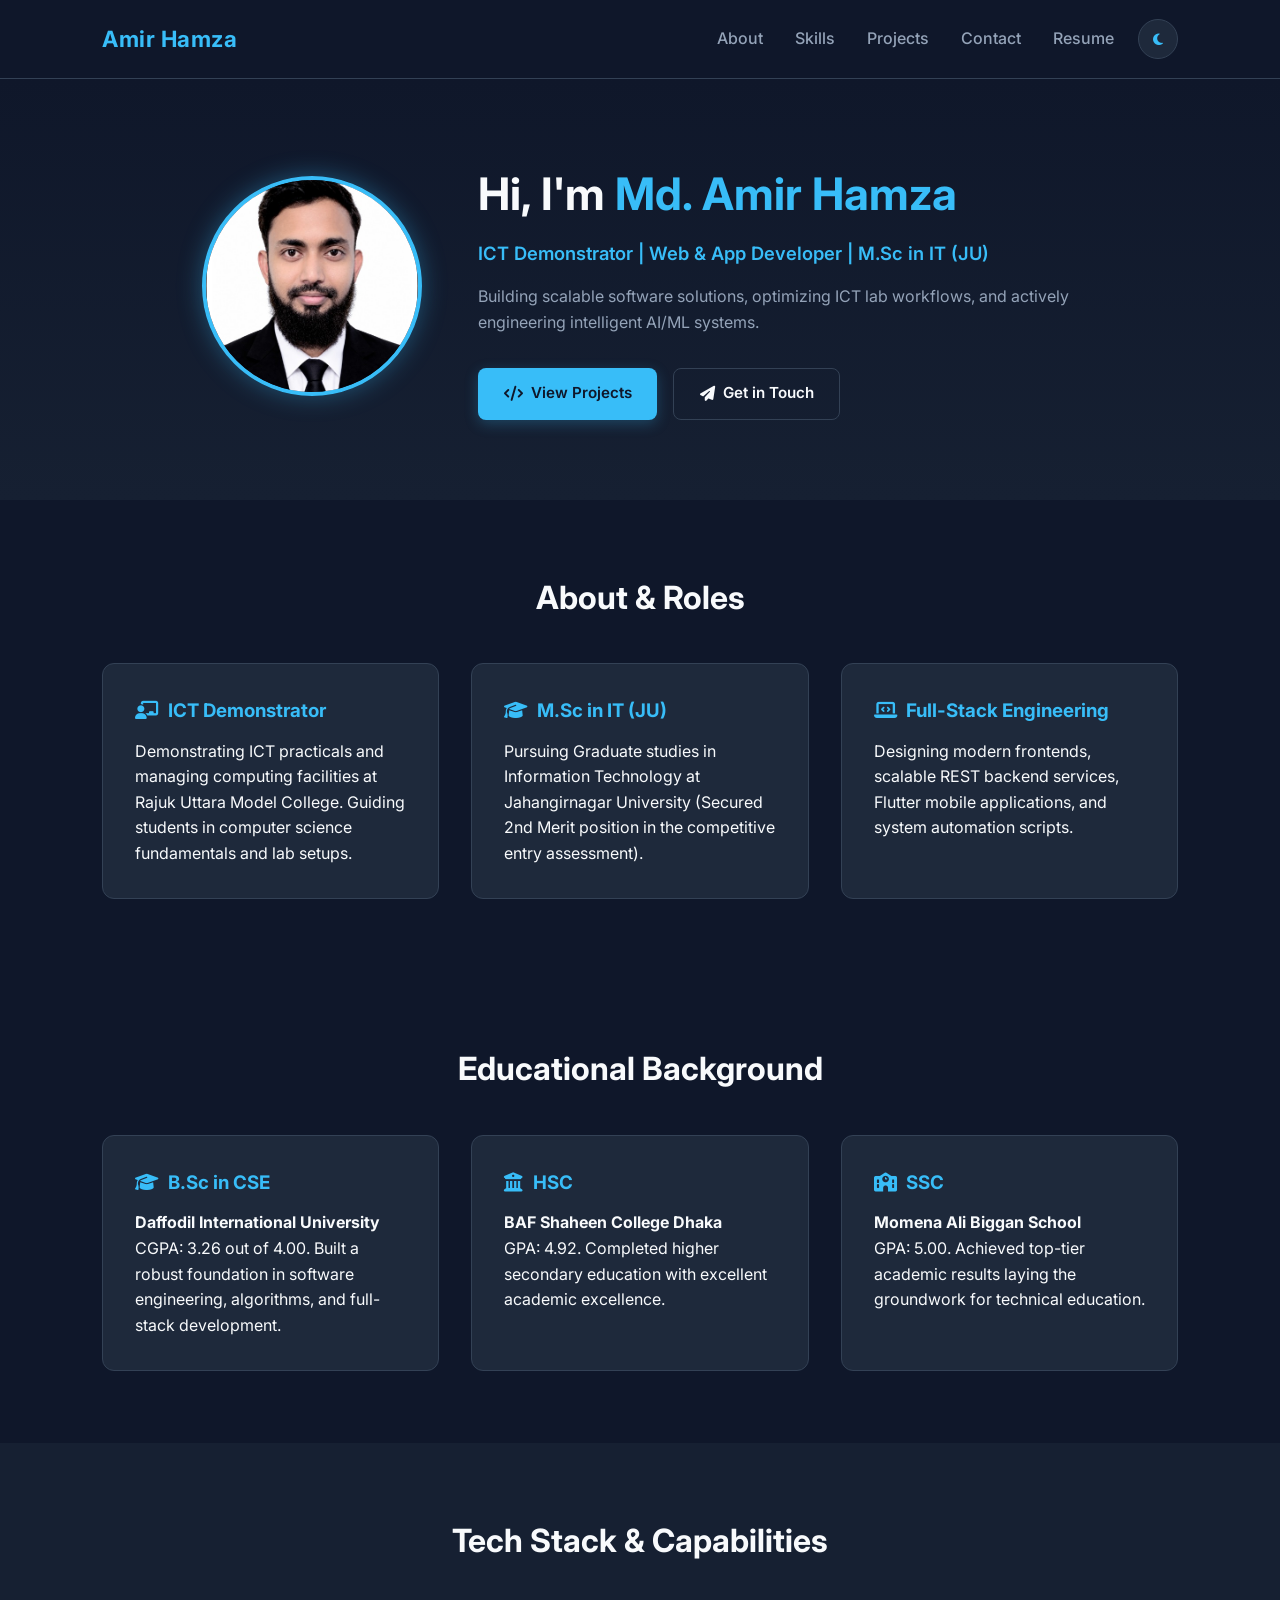
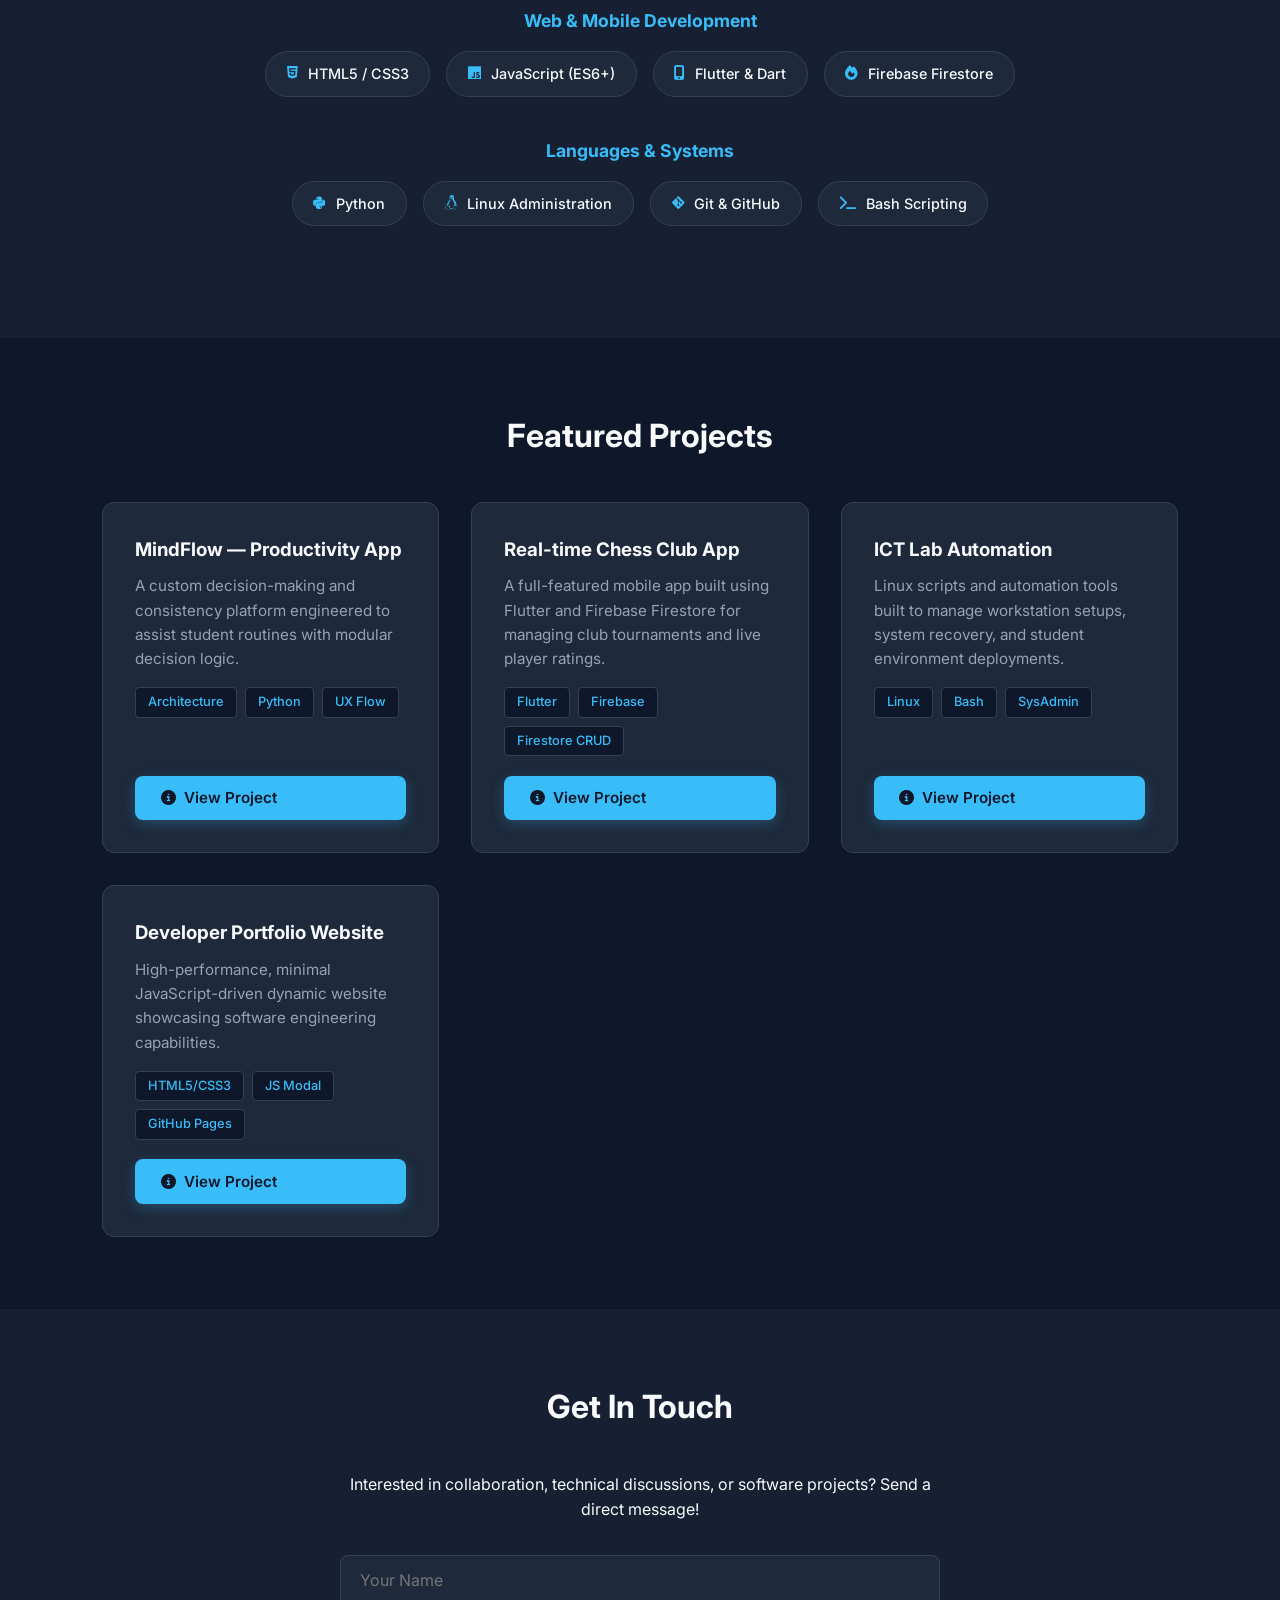
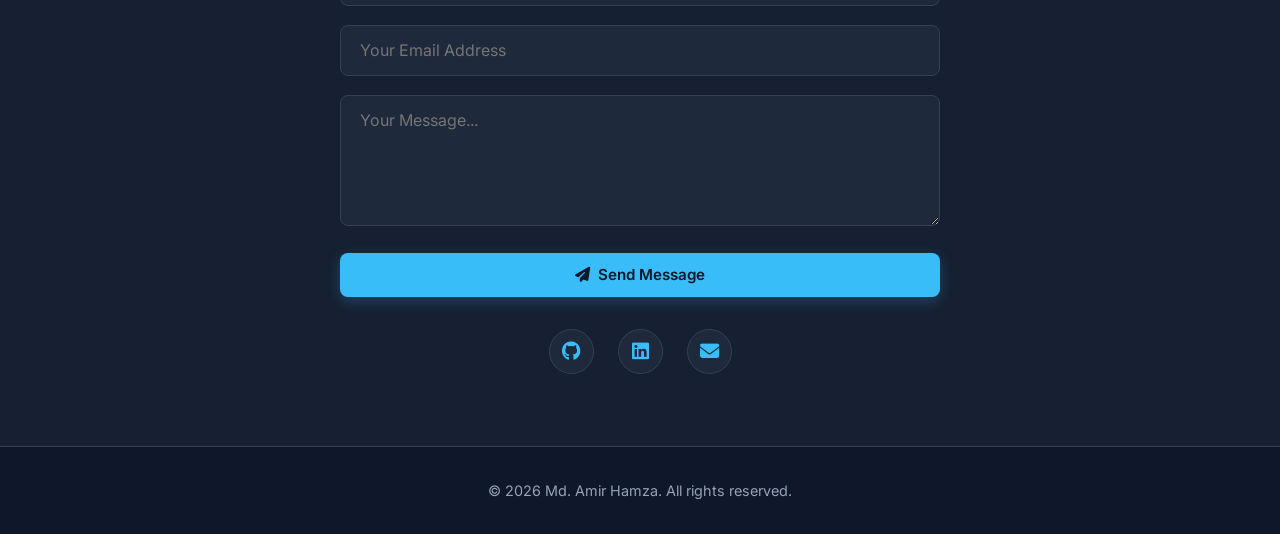
<file: index.html>
<!DOCTYPE html>
<html lang="en">
<head>
    <meta charset="UTF-8">
    <meta name="viewport" content="width=device-width, initial-scale=1.0">
    <title>Md. Amir Hamza | Software & Tech Showcase</title>
    <!-- Google Fonts & Font Awesome Icons -->
    <link href="https://fonts.googleapis.com/css2?family=Inter:wght@300;400;500;600;700&display=swap" rel="stylesheet">
    <link rel="stylesheet" href="https://cdnjs.cloudflare.com/ajax/libs/font-awesome/6.4.0/css/all.min.css">
    <link rel="stylesheet" href="style.css">
</head>
<body>

    <!-- Header / Navbar -->
    <header>
        <div class="logo">Amir Hamza</div>
        <nav>
            <a href="#about">About</a>
            <a href="#skills">Skills</a>
            <a href="#projects">Projects</a>
            <a href="#contact">Contact</a>
            <a href="resume.html" target="_blank">Resume</a>
            <button id="theme-toggle" class="theme-btn" aria-label="Toggle Theme">
                <i class="fas fa-moon" id="theme-icon"></i>
            </button>
        </nav>
    </header>

    <!-- Hero Section -->
    <section class="hero">
        <div class="hero-container">
            <div class="hero-image">
                <img src="WhatsApp Image 2026-09-21 at 3.14.13 PM.jpeg" alt="Md. Amir Hamza">
            </div>
            
            <div class="hero-content">
                <h1>Hi, I'm <span class="highlight">Md. Amir Hamza</span></h1>
                <p class="subtitle">ICT Demonstrator | Web & App Developer | M.Sc in IT (JU)</p>
                <p class="bio">Building scalable software solutions, optimizing ICT lab workflows, and actively engineering intelligent AI/ML systems.</p>
                <div class="cta-buttons">
                    <a href="#projects" class="btn primary"><i class="fas fa-code"></i> View Projects</a>
                    <a href="#contact" class="btn secondary"><i class="fas fa-paper-plane"></i> Get in Touch</a>
                </div>
            </div>
        </div>
    </section>

    <!-- About & Experience Section -->
    <section id="about" class="section">
        <h2>About & Roles</h2>
        <div class="about-grid">
            <div class="card">
                <h3><i class="fas fa-chalkboard-teacher"></i> ICT Demonstrator</h3>
                <p>Demonstrating ICT practicals and managing computing facilities at Rajuk Uttara Model College. Guiding students in computer science fundamentals and lab setups.</p>
            </div>
            <div class="card">
                <h3><i class="fas fa-graduation-cap"></i> M.Sc in IT (JU)</h3>
                <p>Pursuing Graduate studies in Information Technology at Jahangirnagar University (Secured 2nd Merit position in the competitive entry assessment).</p>
            </div>
            <div class="card">
                <h3><i class="fas fa-laptop-code"></i> Full-Stack Engineering</h3>
                <p>Designing modern frontends, scalable REST backend services, Flutter mobile applications, and system automation scripts.</p>
            </div>
        </div>
    </section>
    <!-- Education Section -->
    <section id="education" class="section">
        <h2>Educational Background</h2>
        <div class="about-grid">
            <div class="card">
                <h3><i class="fas fa-graduation-cap"></i> B.Sc in CSE</h3>
                <p><strong>Daffodil International University</strong></p>
                <p>CGPA: 3.26 out of 4.00. Built a robust foundation in software engineering, algorithms, and full-stack development.</p>
            </div>
            <div class="card">
                <h3><i class="fas fa-university"></i> HSC</h3>
                <p><strong>BAF Shaheen College Dhaka</strong></p>
                <p>GPA: 4.92. Completed higher secondary education with excellent academic excellence.</p>
            </div>
            <div class="card">
                <h3><i class="fas fa-school"></i> SSC</h3>
                <p><strong>Momena Ali Biggan School</strong></p>
                <p>GPA: 5.00. Achieved top-tier academic results laying the groundwork for technical education.</p>
            </div>
        </div>
    </section>

    <!-- Categorized Tech Stack Section -->
    <section id="skills" class="section bg-light">
        <h2>Tech Stack & Capabilities</h2>
        
        <div class="skills-category">
            <h3>Web & Mobile Development</h3>
            <div class="skills-container">
                <span class="skill-badge"><i class="fab fa-html5"></i> HTML5 / CSS3</span>
                <span class="skill-badge"><i class="fab fa-js"></i> JavaScript (ES6+)</span>
                <span class="skill-badge"><i class="fas fa-mobile-alt"></i> Flutter & Dart</span>
                <span class="skill-badge"><i class="fas fa-fire"></i> Firebase Firestore</span>
            </div>
        </div>

        <div class="skills-category">
            <h3>Languages & Systems</h3>
            <div class="skills-container">
                <span class="skill-badge"><i class="fab fa-python"></i> Python</span>
                <span class="skill-badge"><i class="fab fa-linux"></i> Linux Administration</span>
                <span class="skill-badge"><i class="fab fa-git-alt"></i> Git & GitHub</span>
                <span class="skill-badge"><i class="fas fa-terminal"></i> Bash Scripting</span>
            </div>
        </div>
    </section>

    <!-- Projects Section -->
    <section id="projects" class="section">
        <h2>Featured Projects</h2>
        <div class="projects-grid">

            <!-- Project 1: MindFlow -->
            <div class="project-card">
                <div class="project-info">
                    <h3>MindFlow — Productivity App</h3>
                    <p>A custom decision-making and consistency platform engineered to assist student routines with modular decision logic.</p>
                    <div class="tech-tags">
                        <span>Architecture</span>
                        <span>Python</span>
                        <span>UX Flow</span>
                    </div>
                </div>
                <button class="btn primary view-btn" onclick="openModal('project1')"><i class="fas fa-info-circle"></i> View Project</button>
            </div>

            <!-- Project 2: Real-time Chess App -->
            <div class="project-card">
                <div class="project-info">
                    <h3>Real-time Chess Club App</h3>
                    <p>A full-featured mobile app built using Flutter and Firebase Firestore for managing club tournaments and live player ratings.</p>
                    <div class="tech-tags">
                        <span>Flutter</span>
                        <span>Firebase</span>
                        <span>Firestore CRUD</span>
                    </div>
                </div>
                <button class="btn primary view-btn" onclick="openModal('project2')"><i class="fas fa-info-circle"></i> View Project</button>
            </div>

            <!-- Project 3: Lab Automation -->
            <div class="project-card">
                <div class="project-info">
                    <h3>ICT Lab Automation</h3>
                    <p>Linux scripts and automation tools built to manage workstation setups, system recovery, and student environment deployments.</p>
                    <div class="tech-tags">
                        <span>Linux</span>
                        <span>Bash</span>
                        <span>SysAdmin</span>
                    </div>
                </div>
                <button class="btn primary view-btn" onclick="openModal('project3')"><i class="fas fa-info-circle"></i> View Project</button>
            </div>

            <!-- Project 4: Developer Portfolio -->
            <div class="project-card">
                <div class="project-info">
                    <h3>Developer Portfolio Website</h3>
                    <p>High-performance, minimal JavaScript-driven dynamic website showcasing software engineering capabilities.</p>
                    <div class="tech-tags">
                        <span>HTML5/CSS3</span>
                        <span>JS Modal</span>
                        <span>GitHub Pages</span>
                    </div>
                </div>
                <button class="btn primary view-btn" onclick="openModal('project4')"><i class="fas fa-info-circle"></i> View Project</button>
            </div>

        </div>
    </section>

    <!-- Modal Window Template -->
    <div id="projectModal" class="modal">
        <div class="modal-content">
            <span class="close-btn" onclick="closeModal()">&times;</span>
            <h3 id="modalTitle">Project Details</h3>
            <p id="modalDescription" style="margin: 1rem 0; color: var(--text-muted);"></p>
            <div id="modalTech" class="tech-tags"></div>
            <div class="modal-actions">
                <a id="modalGithub" href="#" target="_blank" class="btn primary"><i class="fab fa-github"></i> Repository</a>
            </div>
        </div>
    </div>    

    <!-- Contact Section -->
    <section id="contact" class="section bg-light">
        <h2>Get In Touch</h2>
        <div class="contact-container">
            <p>Interested in collaboration, technical discussions, or software projects? Send a direct message!</p>
            
            <form class="contact-form" action="https://formsubmit.co/amirgoback@gmail.com" method="POST">
                <div class="form-group">
                    <input type="text" name="name" placeholder="Your Name" required>
                </div>
                <div class="form-group">
                    <input type="email" name="email" placeholder="Your Email Address" required>
                </div>
                <div class="form-group">
                    <textarea name="message" rows="5" placeholder="Your Message..." required></textarea>
                </div>
                <button type="submit" class="btn primary submit-btn"><i class="fas fa-paper-plane"></i> Send Message</button>
            </form>

            <div class="social-links">
                <a href="https://github.com/amirgoback-hash" target="_blank" class="social-icon" aria-label="GitHub Profile"><i class="fab fa-github"></i></a>
                <a href="https://linkedin.com" target="_blank" class="social-icon" aria-label="LinkedIn Profile"><i class="fab fa-linkedin"></i></a>
                <a href="mailto:amirgoback@gmail.com" class="social-icon" aria-label="Email Direct"><i class="fas fa-envelope"></i></a>
            </div>
        </div>
    </section>

    <!-- Footer -->
    <footer>
        <p>&copy; 2026 Md. Amir Hamza. All rights reserved.</p>
    </footer>

    <script src="script.js"></script>
</body>
</html>
</file>
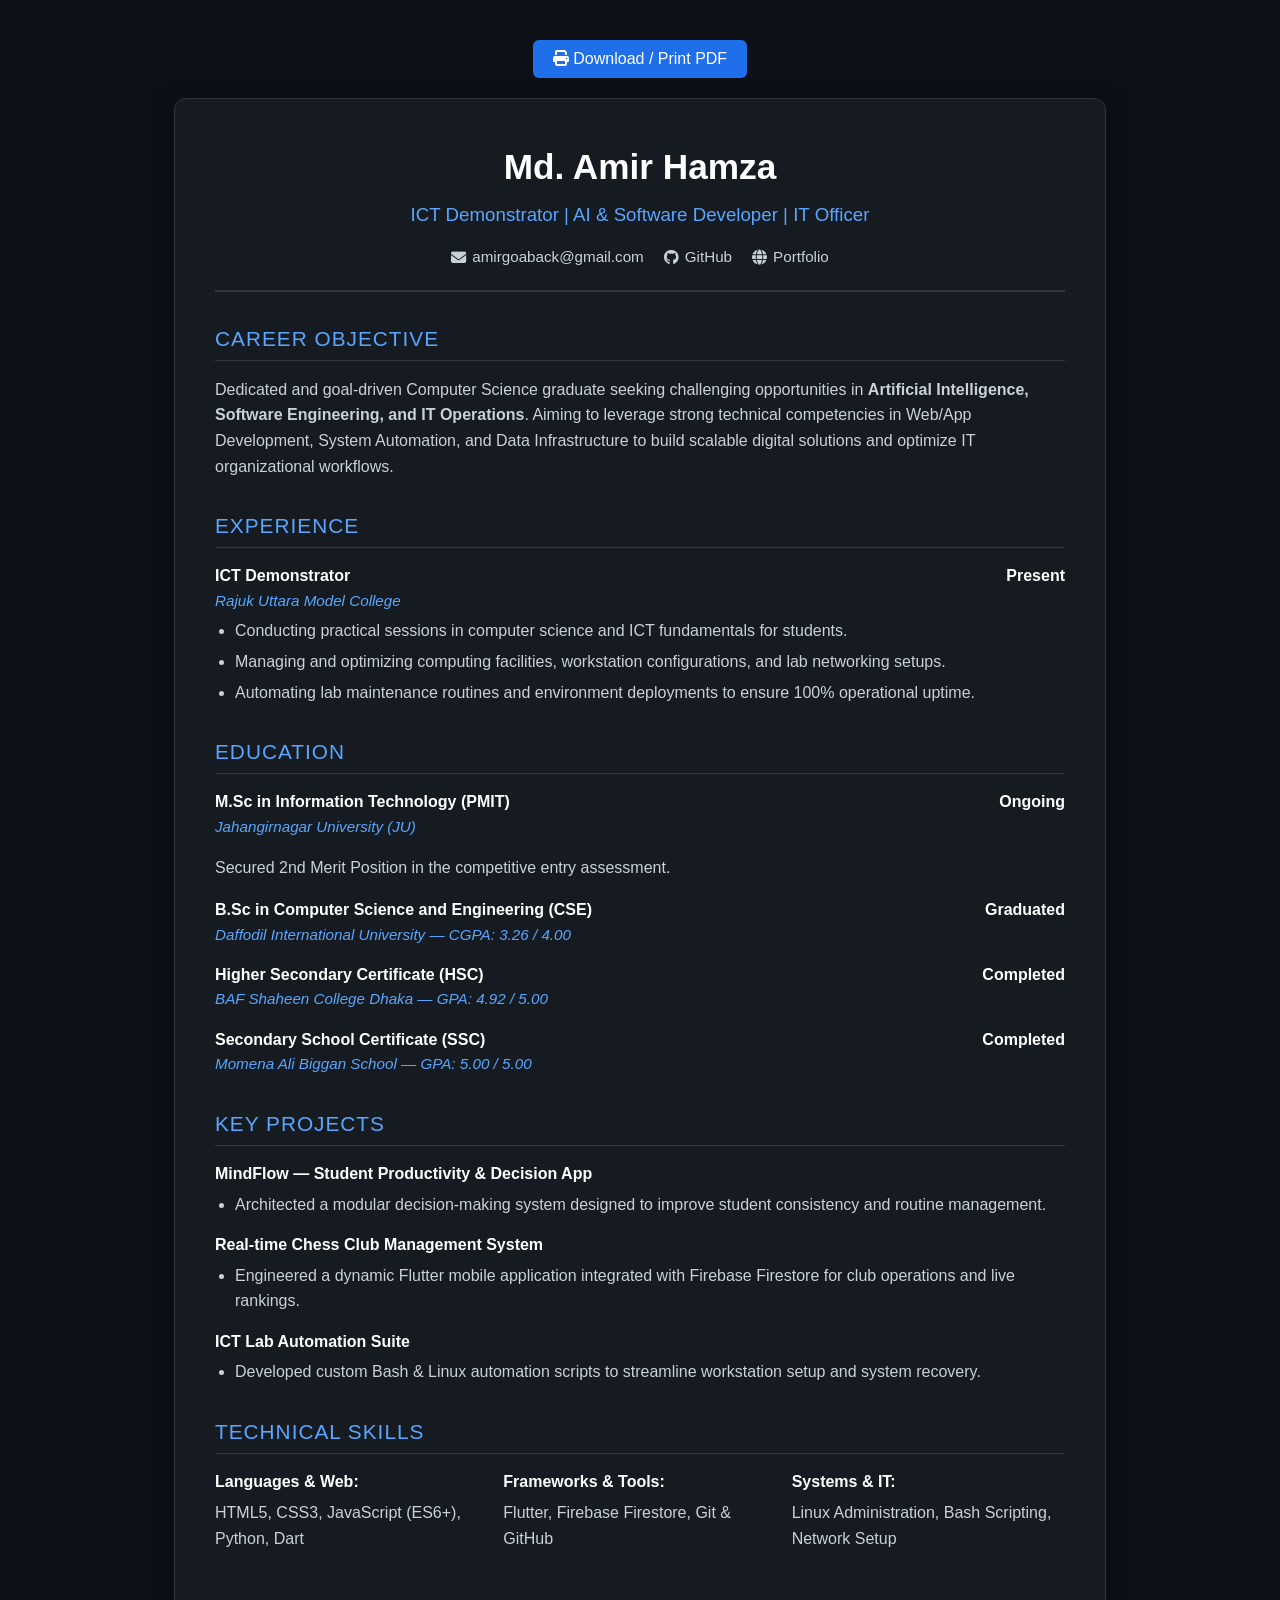
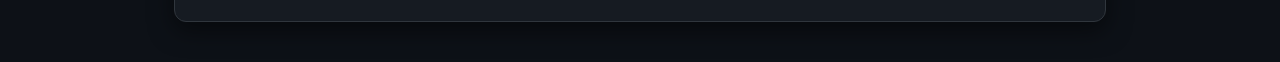
<file: resume.html>
<!DOCTYPE html>
<html lang="en">
<head>
    <meta charset="UTF-8">
    <meta name="viewport" content="width=device-width, initial-scale=1.0">
    <title>Resume - Md. Amir Hamza</title>
    <link rel="stylesheet" href="https://cdnjs.cloudflare.com/ajax/libs/font-awesome/6.4.0/css/all.min.css">
    <style>
        :root {
            --bg-color: #0d1117;
            --card-bg: #161b22;
            --text-color: #c9d1d9;
            --heading-color: #58a6ff;
            --accent-color: #1f6feb;
            --border-color: #30363d;
        }

        body {
            font-family: 'Segoe UI', Tahoma, Geneva, Verdana, sans-serif;
            background-color: var(--bg-color);
            color: var(--text-color);
            margin: 0;
            padding: 40px 20px;
            line-height: 1.6;
        }

        .resume-container {
            max-width: 850px;
            margin: 0 auto;
            background: var(--card-bg);
            padding: 40px;
            border-radius: 12px;
            border: 1px solid var(--border-color);
            box-shadow: 0 8px 24px rgba(0,0,0,0.5);
        }

        .header {
            text-align: center;
            border-bottom: 2px solid var(--border-color);
            padding-bottom: 20px;
            margin-bottom: 30px;
        }

        .header h1 {
            color: #ffffff;
            margin: 0 0 5px 0;
            font-size: 2.2rem;
        }

        .header h3 {
            color: var(--heading-color);
            margin: 0 0 15px 0;
            font-weight: 400;
        }

        .contact-info {
            display: flex;
            justify-content: center;
            gap: 20px;
            flex-wrap: wrap;
            font-size: 0.95rem;
        }

        .contact-info a, .contact-info span {
            color: var(--text-color);
            text-decoration: none;
            display: flex;
            align-items: center;
            gap: 6px;
        }

        .contact-info a:hover {
            color: var(--heading-color);
        }

        .section {
            margin-bottom: 30px;
        }

        .section-title {
            color: var(--heading-color);
            font-size: 1.3rem;
            border-bottom: 1px solid var(--border-color);
            padding-bottom: 5px;
            margin-bottom: 15px;
            text-transform: uppercase;
            letter-spacing: 1px;
        }

        .item {
            margin-bottom: 15px;
        }

        .item-header {
            display: flex;
            justify-content: space-between;
            font-weight: bold;
            color: #ffffff;
        }

        .item-sub {
            color: var(--heading-color);
            font-style: italic;
            font-size: 0.95rem;
            margin-bottom: 5px;
        }

        ul {
            margin: 5px 0 0 20px;
            padding: 0;
        }

        li {
            margin-bottom: 5px;
        }

        .skills-grid {
            display: grid;
            grid-template-columns: repeat(auto-fit, minmax(200px, 1fr));
            gap: 15px;
        }

        .skill-category strong {
            color: #ffffff;
            display: block;
            margin-bottom: 5px;
        }

        .btn-container {
            text-align: center;
            margin-bottom: 20px;
        }

        .btn-download {
            background-color: var(--accent-color);
            color: white;
            border: none;
            padding: 10px 20px;
            font-size: 1rem;
            border-radius: 6px;
            cursor: pointer;
            transition: background 0.3s;
        }

        .btn-download:hover {
            background-color: #388bfd;
        }

        @media print {
            body {
                background-color: #ffffff;
                color: #000000;
                padding: 0;
            }
            .resume-container {
                border: none;
                box-shadow: none;
                background: #ffffff;
                color: #000000;
                padding: 0;
            }
            .header h1, .item-header {
                color: #000000;
            }
            .header h3, .section-title, .item-sub {
                color: #0056b3;
            }
            .btn-container {
                display: none;
            }
            a {
                color: #000000 !important;
                text-decoration: none;
            }
        }
    </style>
</head>
<body>

    <div class="btn-container">
        <button class="btn-download" onclick="window.print()"><i class="fas fa-print"></i> Download / Print PDF</button>
    </div>

    <div class="resume-container">
        <div class="header">
            <h1>Md. Amir Hamza</h1>
            <h3>ICT Demonstrator | AI & Software Developer | IT Officer</h3>
            <div class="contact-info">
                <span><i class="fas fa-envelope"></i> amirgoaback@gmail.com</span>
                <a href="https://github.com/amirgoback-hash" target="_blank"><i class="fab fa-github"></i> GitHub</a>
                <a href="https://amirgoback-hash.github.io/Portfolio/" target="_blank"><i class="fas fa-globe"></i> Portfolio</a>
            </div>
        </div>

        <div class="section">
            <div class="section-title">Career Objective</div>
            <p>Dedicated and goal-driven Computer Science graduate seeking challenging opportunities in <strong>Artificial Intelligence, Software Engineering, and IT Operations</strong>. Aiming to leverage strong technical competencies in Web/App Development, System Automation, and Data Infrastructure to build scalable digital solutions and optimize IT organizational workflows.</p>
        </div>

        <div class="section">
            <div class="section-title">Experience</div>
            <div class="item">
                <div class="item-header">
                    <span>ICT Demonstrator</span>
                    <span>Present</span>
                </div>
                <div class="item-sub">Rajuk Uttara Model College</div>
                <ul>
                    <li>Conducting practical sessions in computer science and ICT fundamentals for students.</li>
                    <li>Managing and optimizing computing facilities, workstation configurations, and lab networking setups.</li>
                    <li>Automating lab maintenance routines and environment deployments to ensure 100% operational uptime.</li>
                </ul>
            </div>
        </div>

        <div class="section">
            <div class="section-title">Education</div>
            <div class="item">
                <div class="item-header">
                    <span>M.Sc in Information Technology (PMIT)</span>
                    <span>Ongoing</span>
                </div>
                <div class="item-sub">Jahangirnagar University (JU)</div>
                <p>Secured 2nd Merit Position in the competitive entry assessment.</p>
            </div>
            <div class="item">
                <div class="item-header">
                    <span>B.Sc in Computer Science and Engineering (CSE)</span>
                    <span>Graduated</span>
                </div>
                <div class="item-sub">Daffodil International University — CGPA: 3.26 / 4.00</div>
            </div>
            <div class="item">
                <div class="item-header">
                    <span>Higher Secondary Certificate (HSC)</span>
                    <span>Completed</span>
                </div>
                <div class="item-sub">BAF Shaheen College Dhaka — GPA: 4.92 / 5.00</div>
            </div>
            <div class="item">
                <div class="item-header">
                    <span>Secondary School Certificate (SSC)</span>
                    <span>Completed</span>
                </div>
                <div class="item-sub">Momena Ali Biggan School — GPA: 5.00 / 5.00</div>
            </div>
        </div>

        <div class="section">
            <div class="section-title">Key Projects</div>
            <div class="item">
                <div class="item-header">MindFlow — Student Productivity & Decision App</div>
                <ul>
                    <li>Architected a modular decision-making system designed to improve student consistency and routine management.</li>
                </ul>
            </div>
            <div class="item">
                <div class="item-header">Real-time Chess Club Management System</div>
                <ul>
                    <li>Engineered a dynamic Flutter mobile application integrated with Firebase Firestore for club operations and live rankings.</li>
                </ul>
            </div>
            <div class="item">
                <div class="item-header">ICT Lab Automation Suite</div>
                <ul>
                    <li>Developed custom Bash & Linux automation scripts to streamline workstation setup and system recovery.</li>
                </ul>
            </div>
        </div>

        <div class="section">
            <div class="section-title">Technical Skills</div>
            <div class="skills-grid">
                <div class="skill-category">
                    <strong>Languages & Web:</strong>
                    HTML5, CSS3, JavaScript (ES6+), Python, Dart
                </div>
                <div class="skill-category">
                    <strong>Frameworks & Tools:</strong>
                    Flutter, Firebase Firestore, Git & GitHub
                </div>
                <div class="skill-category">
                    <strong>Systems & IT:</strong>
                    Linux Administration, Bash Scripting, Network Setup
                </div>
            </div>
        </div>
    </div>

</body>
</html>
</file>
<file: style.css>
/* --- Global Reset & Base Variables --- */
* {
    margin: 0;
    padding: 0;
    box-sizing: border-box;
    font-family: 'Inter', -apple-system, BlinkMacSystemFont, sans-serif;
}

:root {
    --bg-primary: #0f172a;
    --bg-secondary: #162032;
    --card-bg: #1e293b;
    --border-color: #334155;
    --text-primary: #f8fafc;
    --text-muted: #94a3b8;
    --accent: #38bdf8;
    --accent-hover: #0ea5e9;
    --modal-overlay: rgba(15, 23, 42, 0.85);
}

body.light-mode {
    --bg-primary: #f8fafc;
    --bg-secondary: #f1f5f9;
    --card-bg: #ffffff;
    --border-color: #cbd5e1;
    --text-primary: #0f172a;
    --text-muted: #475569;
    --accent: #0284c7;
    --accent-hover: #0369a1;
    --modal-overlay: rgba(241, 245, 249, 0.85);
}

html {
    scroll-behavior: smooth;
}

body {
    background-color: var(--bg-primary);
    color: var(--text-primary);
    line-height: 1.6;
    transition: background-color 0.3s ease, color 0.3s ease;
}

/* --- Header & Glass Navbar --- */
header {
    display: flex;
    justify-content: space-between;
    align-items: center;
    padding: 1.2rem 8%;
    background: var(--bg-primary);
    position: sticky;
    top: 0;
    backdrop-filter: blur(12px);
    border-bottom: 1px solid var(--border-color);
    z-index: 1000;
}

.logo {
    font-size: 1.4rem;
    font-weight: 700;
    color: var(--accent);
    letter-spacing: 0.5px;
}

nav {
    display: flex;
    align-items: center;
}

nav a {
    color: var(--text-muted);
    text-decoration: none;
    margin-left: 2rem;
    font-weight: 500;
    transition: color 0.3s ease;
}

nav a:hover {
    color: var(--accent);
}

.theme-btn {
    background: var(--card-bg);
    border: 1px solid var(--border-color);
    color: var(--accent);
    width: 40px;
    height: 40px;
    border-radius: 50%;
    cursor: pointer;
    display: inline-flex;
    align-items: center;
    justify-content: center;
    margin-left: 1.5rem;
    transition: transform 0.3s ease, background 0.3s ease;
}

.theme-btn:hover {
    transform: scale(1.1);
}

/* --- Hero Section --- */
.hero {
    padding: 5rem 8%;
    background: linear-gradient(to bottom, var(--bg-primary), var(--bg-secondary));
}

.hero-container {
    display: flex;
    align-items: center;
    justify-content: center;
    gap: 3.5rem;
    max-width: 1100px;
    margin: 0 auto;
    flex-wrap: wrap;
}

.hero-image img {
    width: 220px;
    height: 220px;
    border-radius: 50%;
    object-fit: cover;
    border: 4px solid var(--accent);
    box-shadow: 0 0 25px rgba(56, 189, 248, 0.35);
    transition: transform 0.4s ease, box-shadow 0.4s ease;
}

.hero-image img:hover {
    transform: scale(1.05);
    box-shadow: 0 0 35px rgba(56, 189, 248, 0.6);
}

.hero-content {
    max-width: 600px;
}

.hero h1 {
    font-size: 2.8rem;
    margin-bottom: 0.5rem;
    font-weight: 700;
}

.highlight {
    color: var(--accent);
}

.subtitle {
    font-size: 1.15rem;
    color: var(--accent);
    margin-bottom: 1rem;
    font-weight: 600;
}

.bio {
    color: var(--text-muted);
    margin-bottom: 2rem;
    font-size: 1rem;
}

/* --- Buttons --- */
.cta-buttons {
    display: flex;
    gap: 1rem;
}

.btn {
    padding: 0.8rem 1.6rem;
    border-radius: 8px;
    font-weight: 600;
    text-decoration: none;
    transition: all 0.3s ease;
    display: inline-flex;
    align-items: center;
    gap: 0.5rem;
    cursor: pointer;
    font-size: 0.95rem;
}

.btn.primary {
    background-color: var(--accent);
    color: #0f172a;
    box-shadow: 0 4px 14px rgba(56, 189, 248, 0.25);
    border: none;
}

.btn.primary:hover {
    background-color: var(--accent-hover);
    transform: translateY(-2px);
    box-shadow: 0 6px 20px rgba(56, 189, 248, 0.4);
}

.btn.secondary {
    border: 1px solid var(--border-color);
    color: var(--text-primary);
    background: transparent;
}

.btn.secondary:hover {
    border-color: var(--accent);
    color: var(--accent);
    transform: translateY(-2px);
}

/* --- General Sections --- */
.section {
    padding: 4.5rem 8%;
}

.bg-light {
    background-color: var(--bg-secondary);
}

.section h2 {
    font-size: 2rem;
    margin-bottom: 2.5rem;
    text-align: center;
    color: var(--text-primary);
}

/* --- About Section Grid --- */
.about-grid {
    display: grid;
    grid-template-columns: repeat(auto-fit, minmax(300px, 1fr));
    gap: 2rem;
    max-width: 1100px;
    margin: 0 auto;
}

.card {
    background: var(--card-bg);
    padding: 2rem;
    border-radius: 12px;
    border: 1px solid var(--border-color);
    transition: transform 0.3s ease, border-color 0.3s ease;
}

.card:hover {
    transform: translateY(-4px);
    border-color: var(--accent);
}

.card h3 {
    color: var(--accent);
    margin-bottom: 0.8rem;
    display: flex;
    align-items: center;
    gap: 0.6rem;
}

/* --- Categorized Tech Stack --- */
.skills-category {
    max-width: 1100px;
    margin: 0 auto 2.5rem auto;
}

.skills-category h3 {
    font-size: 1.1rem;
    color: var(--accent);
    margin-bottom: 1rem;
    text-align: center;
}

.skills-container {
    display: flex;
    flex-wrap: wrap;
    justify-content: center;
    gap: 1rem;
}

.skill-badge {
    background: var(--card-bg);
    color: var(--text-primary);
    padding: 0.65rem 1.3rem;
    border-radius: 50px;
    font-weight: 500;
    border: 1px solid var(--border-color);
    display: flex;
    align-items: center;
    gap: 0.6rem;
    transition: all 0.3s ease;
    font-size: 0.9rem;
}

.skill-badge i {
    color: var(--accent);
}

.skill-badge:hover {
    border-color: var(--accent);
    transform: translateY(-2px);
}

/* --- Featured Projects Grid --- */
.projects-grid {
    display: grid;
    grid-template-columns: repeat(auto-fit, minmax(310px, 1fr));
    gap: 2rem;
    max-width: 1100px;
    margin: 0 auto;
}

.project-card {
    background: var(--card-bg);
    padding: 2rem;
    border-radius: 12px;
    border: 1px solid var(--border-color);
    display: flex;
    flex-direction: column;
    justify-content: space-between;
    transition: transform 0.3s ease, border-color 0.3s ease;
}

.project-card:hover {
    transform: translateY(-5px);
    border-color: var(--accent);
}

.project-card h3 {
    margin-bottom: 0.6rem;
    color: var(--text-primary);
}

.project-card p {
    color: var(--text-muted);
    font-size: 0.95rem;
    margin-bottom: 1rem;
}

.tech-tags {
    display: flex;
    gap: 0.5rem;
    flex-wrap: wrap;
    margin-top: 0.5rem;
    margin-bottom: 1.2rem;
}

.tech-tags span, .tech-tag {
    background: var(--bg-primary);
    border: 1px solid var(--border-color);
    color: var(--accent);
    padding: 0.25rem 0.75rem;
    border-radius: 4px;
    font-size: 0.8rem;
    font-weight: 500;
}

/* --- Contact Section & Form --- */
.contact-container {
    max-width: 600px;
    margin: 0 auto;
    text-align: center;
}

.contact-form {
    margin-top: 2rem;
    display: flex;
    flex-direction: column;
    gap: 1.2rem;
}

.form-group input,
.form-group textarea {
    width: 100%;
    padding: 0.9rem 1.2rem;
    background: var(--card-bg);
    border: 1px solid var(--border-color);
    border-radius: 8px;
    color: var(--text-primary);
    font-size: 1rem;
    outline: none;
    transition: border-color 0.3s ease, box-shadow 0.3s ease;
}

.form-group input:focus,
.form-group textarea:focus {
    border-color: var(--accent);
    box-shadow: 0 0 10px rgba(56, 189, 248, 0.2);
}

.submit-btn {
    width: 100%;
    justify-content: center;
    border: none;
}

.social-links {
    display: flex;
    justify-content: center;
    gap: 1.5rem;
    margin-top: 2rem;
}

.social-icon {
    width: 45px;
    height: 45px;
    background: var(--card-bg);
    color: var(--accent);
    border: 1px solid var(--border-color);
    border-radius: 50%;
    display: flex;
    align-items: center;
    justify-content: center;
    font-size: 1.2rem;
    text-decoration: none;
    transition: all 0.3s ease;
}

.social-icon:hover {
    background: var(--accent);
    color: #0f172a;
    transform: translateY(-4px);
}

/* --- Modal View --- */
.modal {
    display: none;
    position: fixed;
    z-index: 2000;
    left: 0;
    top: 0;
    width: 100%;
    height: 100%;
    background-color: var(--modal-overlay);
    backdrop-filter: blur(6px);
    justify-content: center;
    align-items: center;
}

.modal-content {
    background: var(--card-bg);
    border: 1px solid var(--border-color);
    padding: 2.2rem;
    border-radius: 14px;
    width: 90%;
    max-width: 550px;
    position: relative;
    box-shadow: 0 15px 35px rgba(0, 0, 0, 0.4);
    color: var(--text-primary);
}

.close-btn {
    position: absolute;
    right: 1.5rem;
    top: 1rem;
    font-size: 1.8rem;
    color: var(--text-muted);
    cursor: pointer;
}

.close-btn:hover {
    color: var(--accent);
}

.modal-actions {
    margin-top: 1.8rem;
    display: flex;
    gap: 1rem;
}

/* --- Footer --- */
footer {
    text-align: center;
    padding: 2rem;
    background: var(--bg-primary);
    color: var(--text-muted);
    border-top: 1px solid var(--border-color);
    font-size: 0.9rem;
}
</file>
